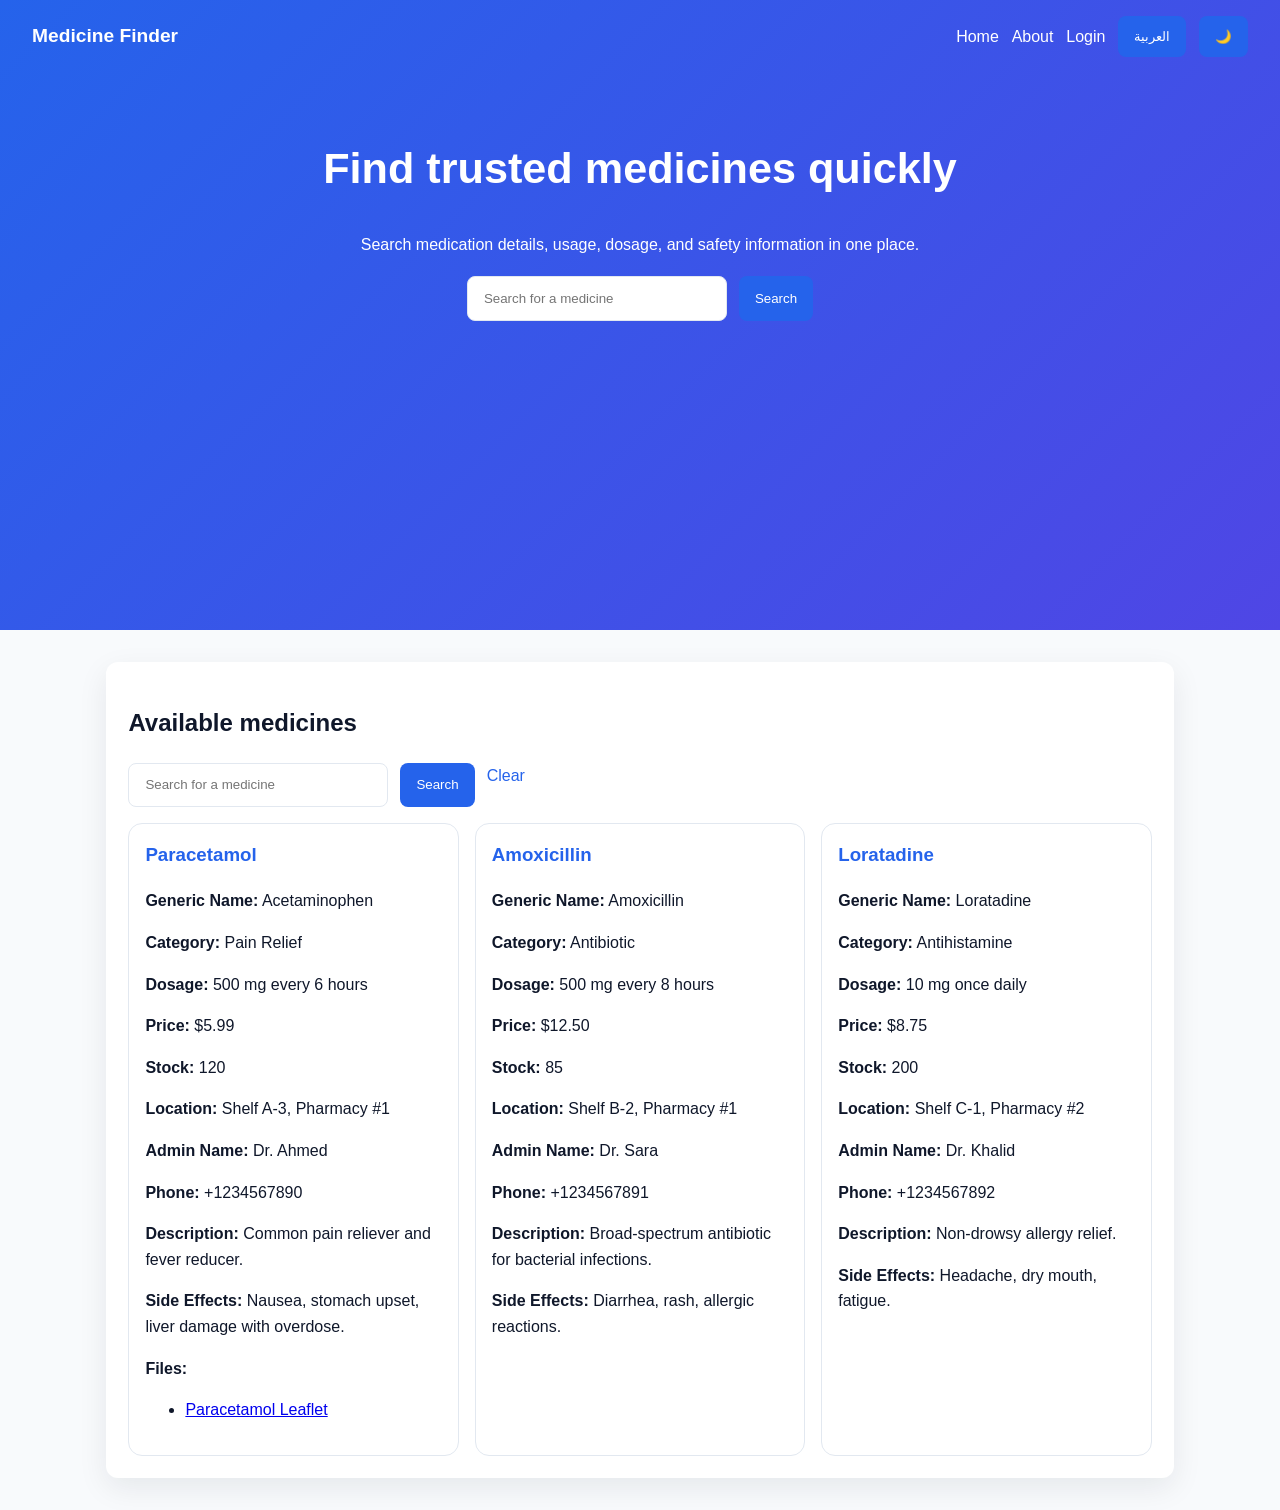
<file: index.html>
<!DOCTYPE html>
<html lang="en">
<head>
  <meta charset="UTF-8" />
  <meta name="viewport" content="width=device-width, initial-scale=1.0" />
  <title>Medicine Finder</title>
  <link rel="stylesheet" href="css/style.css" />
</head>
<body>
  <header class="hero">
    <nav class="top-nav">
      <a class="brand" href="index.html">Medicine Finder</a>
      <div class="nav-links">
        <a href="index.html" data-i18n="home">Home</a>
        <a href="about.html" data-i18n="about">About</a>
        <a href="auth.html" id="authLink" data-i18n="login">Login</a>
        <button class="lang-toggle" id="langToggle" type="button">العربية</button>
        <button class="theme-toggle" id="themeToggle" type="button">🌙</button>
      </div>
    </nav>
    <div class="hero-content">
      <h1 data-i18n="heroTitle">Find trusted medicines quickly</h1>
      <p data-i18n="heroSubtitle">Search medication details, usage, dosage, and safety information in one place.</p>
      <form id="searchForm" class="search-box">
        <input id="searchInput" type="text" data-i18n="searchPlaceholder" placeholder="Search for a medicine" required />
        <button type="submit" data-i18n="searchButton">Search</button>
      </form>
      <p id="statusMessage" class="status"></p>
    </div>
  </header>
  <main class="container">
    <section class="results-card">
      <h2 data-i18n="resultsTitle">Available medicines</h2>
      <form id="inlineSearchForm" class="search-box" style="justify-content:flex-start;margin-bottom:1rem;">
        <input type="text" id="inlineSearchInput" data-i18n="searchPlaceholder" placeholder="Search medicines" />
        <button type="submit" data-i18n="searchButton">Search</button>
        <a href="index.html" id="clearSearch" data-i18n="clear" style="text-decoration:none;color:var(--primary);">Clear</a>
      </form>
      <div class="results-list cards-grid" id="medicationsList">
        <p class="status" data-i18n="statusLoading">Loading medications...</p>
      </div>
    </section>
  </main>
  <script src="js/script.js"></script>
</body>
</html>
</file>
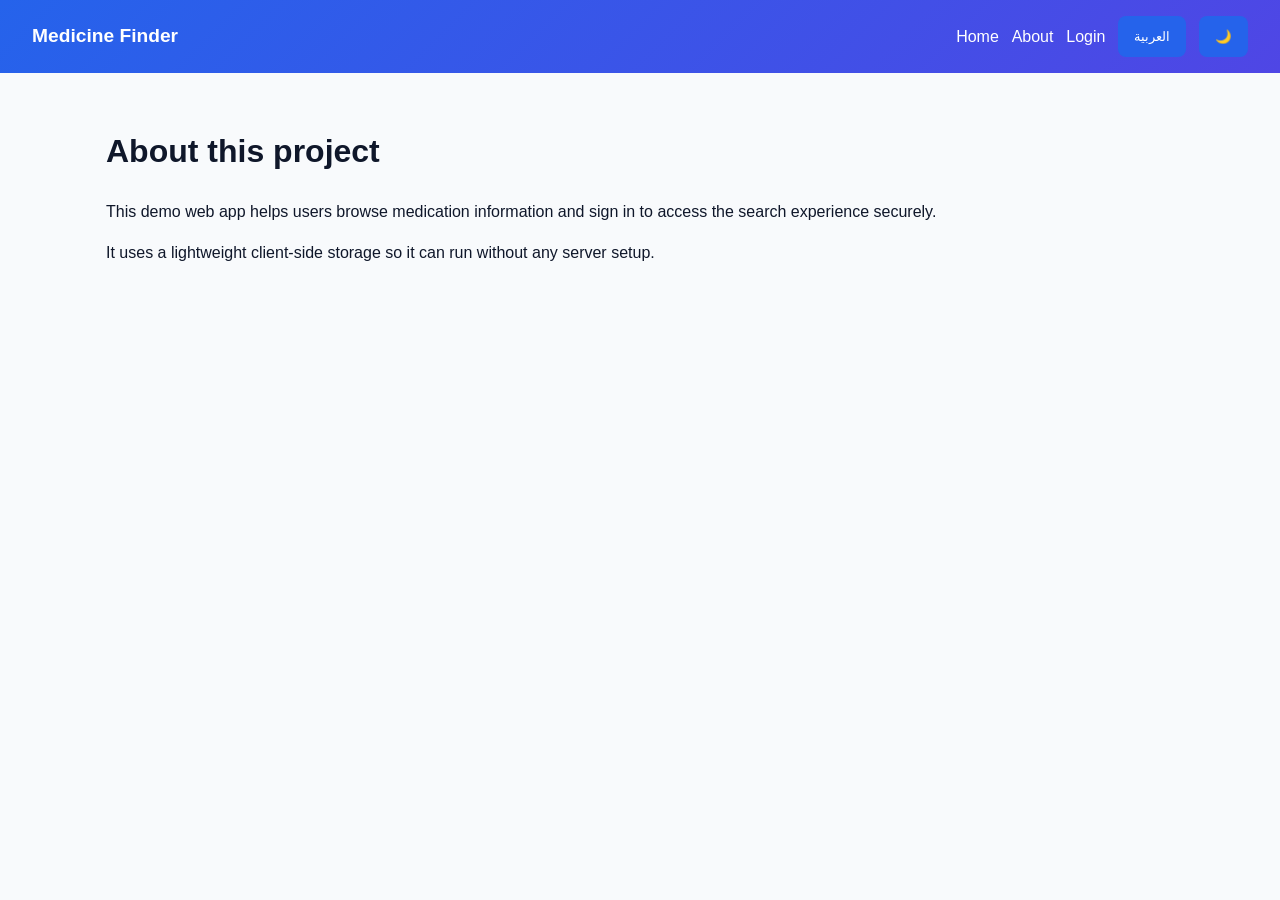
<file: about.html>
<!DOCTYPE html>
<html lang="en">
<head>
  <meta charset="UTF-8" />
  <meta name="viewport" content="width=device-width, initial-scale=1.0" />
  <title>About - Medicine Finder</title>
  <link rel="stylesheet" href="css/style.css" />
</head>
<body>
  <header class="page-header">
    <nav class="top-nav">
      <a class="brand" href="index.html">Medicine Finder</a>
      <div class="nav-links">
        <a href="index.html" data-i18n="home">Home</a>
        <a href="about.html" data-i18n="about">About</a>
        <a href="auth.html" id="authLink" data-i18n="login">Login</a>
        <button class="lang-toggle" id="langToggle" type="button">العربية</button>
        <button class="theme-toggle" id="themeToggle" type="button">🌙</button>
      </div>
    </nav>
  </header>
  <main class="container page-content">
    <h1 data-i18n="aboutTitle">About this project</h1>
    <p data-i18n="aboutParagraph1">This demo web app helps users browse medication information and sign in to access the search experience securely.</p>
    <p data-i18n="aboutParagraph2">It uses a lightweight client-side storage so it can run without any server setup.</p>
  </main>
  <script src="js/script.js"></script>
</body>
</html>
</file>
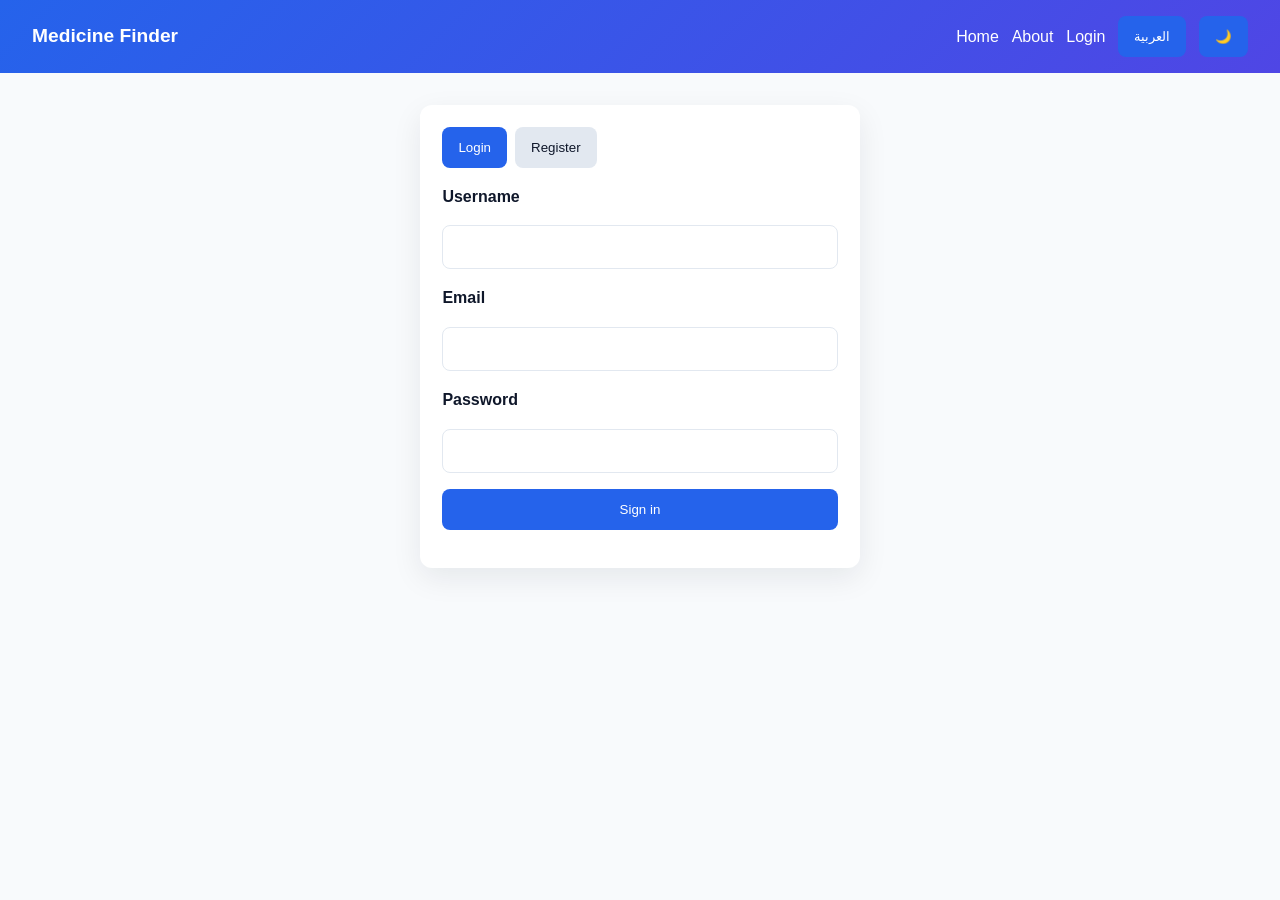
<file: auth.html>
<!DOCTYPE html>
<html lang="en">
<head>
  <meta charset="UTF-8" />
  <meta name="viewport" content="width=device-width, initial-scale=1.0" />
  <title>Authentication - Medicine Finder</title>
  <link rel="stylesheet" href="css/style.css" />
</head>
<body>
  <header class="page-header">
    <nav class="top-nav">
      <a class="brand" href="index.html">Medicine Finder</a>
      <div class="nav-links">
        <a href="index.html" data-i18n="home">Home</a>
        <a href="about.html" data-i18n="about">About</a>
        <a href="auth.html" id="authLink" data-i18n="login">Login</a>
        <button class="lang-toggle" id="langToggle" type="button">العربية</button>
        <button class="theme-toggle" id="themeToggle" type="button">🌙</button>
      </div>
    </nav>
  </header>
  <main class="container auth-wrapper">
    <section class="card auth-card">
      <div class="toggle-row">
        <button class="toggle-btn active" id="loginTab" type="button" data-i18n="authLogin">Login</button>
        <button class="toggle-btn" id="registerTab" type="button" data-i18n="authRegister">Register</button>
      </div>
      <form id="authForm" class="auth-form">
        <input type="hidden" id="mode" name="mode" value="login" />
        <label for="username" data-i18n="authUsername">Username</label>
        <input id="username" name="username" type="text" required />
        <label for="email" data-i18n="authEmail">Email</label>
        <input id="email" name="email" type="email" />
        <label for="password" data-i18n="authPassword">Password</label>
        <input id="password" name="password" type="password" required />
        <button type="submit" data-i18n="authSignIn">Sign in</button>
      </form>
      <p id="authMessage" class="status"></p>
    </section>
  </main>
  <script src="js/script.js"></script>
</body>
</html>
</file>
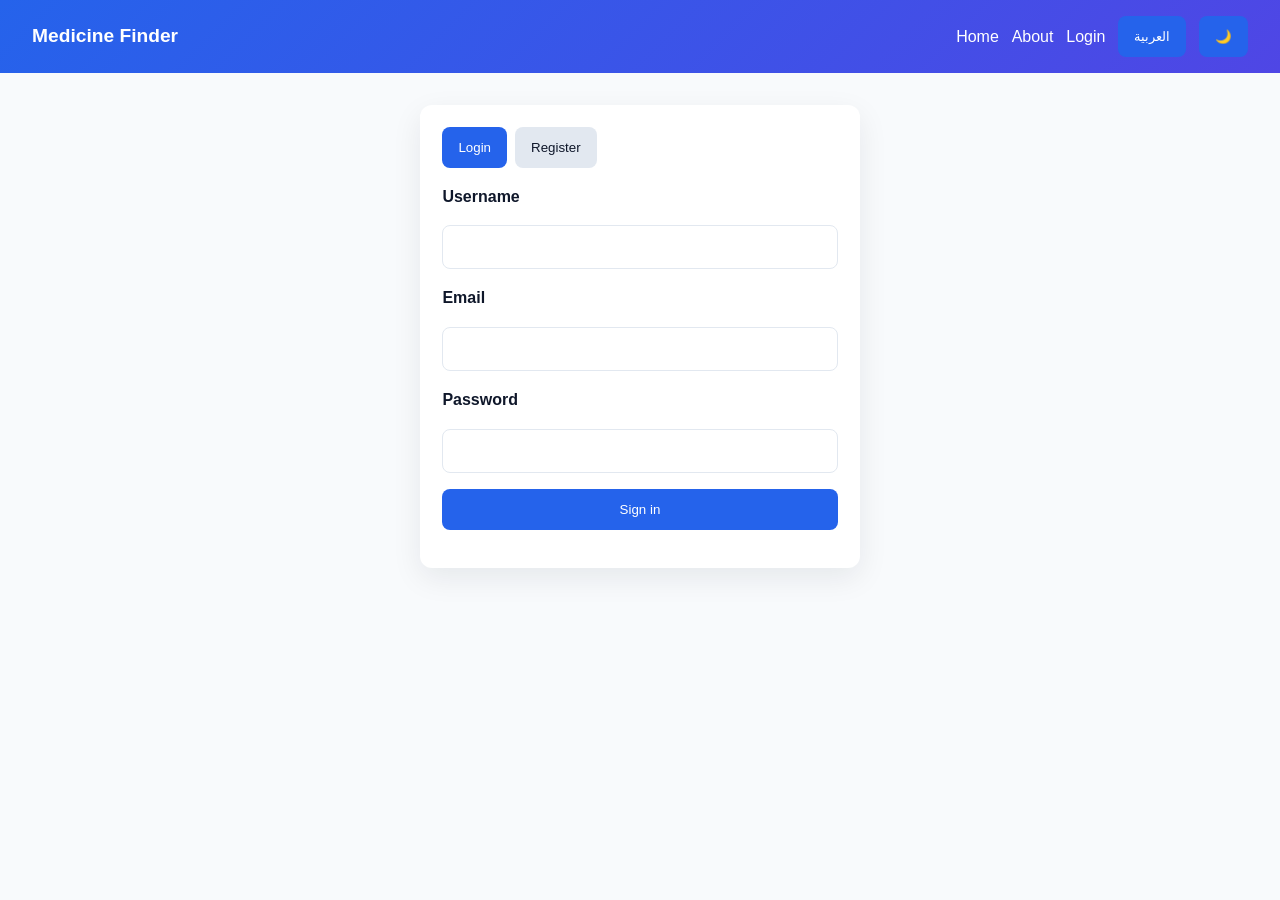
<file: dashboard.html>
<!DOCTYPE html>
<html lang="en">
<head>
  <meta charset="UTF-8" />
  <meta name="viewport" content="width=device-width, initial-scale=1.0" />
  <title>Admin Dashboard</title>
  <link rel="stylesheet" href="css/style.css" />
</head>
<body>
  <header class="page-header">
    <nav class="top-nav">
      <a class="brand" href="index.html">Medicine Finder</a>
      <div class="nav-links">
        <a href="index.html" data-i18n="home">Home</a>
        <a href="about.html" data-i18n="about">About</a>
        <a href="dashboard.html" data-i18n="dashboard">Dashboard</a>
        <a href="logout.html" id="authLink" data-i18n="logout">Logout</a>
        <button class="theme-toggle" id="themeToggle" type="button">🌙</button>
      </div>
    </nav>
  </header>
  <main class="container">
    <section class="card">
      <h2 data-i18n="dashboardTitle">Admin Dashboard</h2>
      <p data-i18n="welcome">Welcome, <span id="welcomeUser">Admin</span>.</p>
      <div class="results-list">
        <article class="result-item">
          <h3 data-i18n="medicine">Medicines</h3>
          <p data-i18n="totalMeds">Total medications in the system: <strong id="totalMedsCount">0</strong></p>
        </article>
        <article class="result-item">
          <h3 data-i18n="filesSection">Files</h3>
          <p data-i18n="filesDesc">Upload and manage medicine-related files and documents.</p>
          <a href="files.html" data-i18n="goToFiles">Go to Files</a>
        </article>
        <article class="result-item">
          <h3 data-i18n="manageMeds">Manage Medicines</h3>
          <p data-i18n="manageMedsDesc">Add medication details and the admin location/contact information.</p>
          <a href="medicines.html" data-i18n="manageMeds">Manage Medicines</a>
        </article>
      </div>
    </section>
  </main>
  <script src="js/script.js"></script>
</body>
</html>
</file>
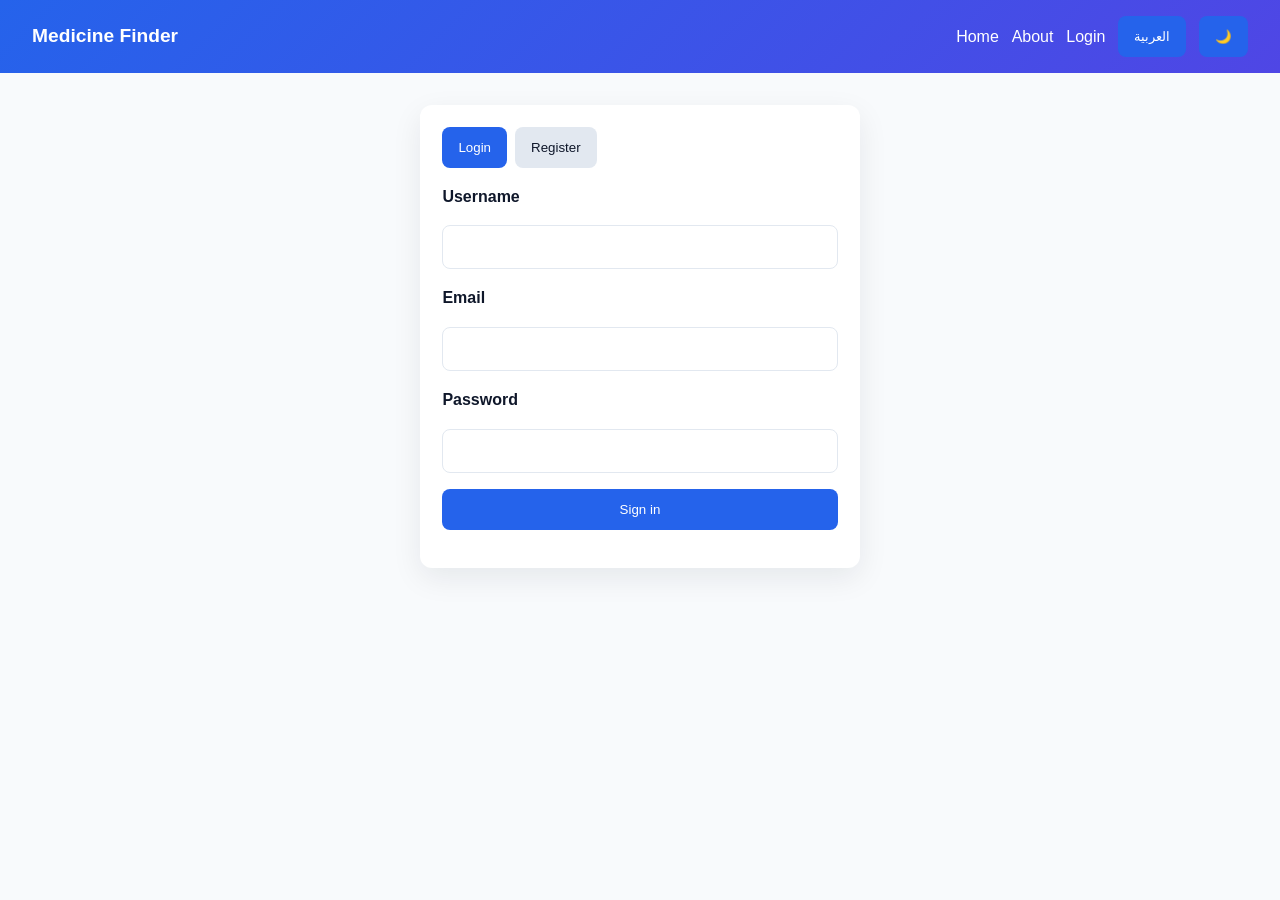
<file: files.html>
<!DOCTYPE html>
<html lang="en">
<head>
  <meta charset="UTF-8" />
  <meta name="viewport" content="width=device-width, initial-scale=1.0" />
  <title>Manage Files</title>
  <link rel="stylesheet" href="css/style.css" />
</head>
<body>
  <header class="page-header">
    <nav class="top-nav">
      <a class="brand" href="index.html">Medicine Finder</a>
      <div class="nav-links">
        <a href="index.html" data-i18n="home">Home</a>
        <a href="about.html" data-i18n="about">About</a>
        <a href="dashboard.html" data-i18n="dashboard">Dashboard</a>
        <a href="logout.html" id="authLink" data-i18n="logout">Logout</a>
        <button class="theme-toggle" id="themeToggle" type="button">🌙</button>
      </div>
    </nav>
  </header>
  <main class="container">
    <section class="card">
      <h2 id="fileFormTitle" data-i18n="uploadFile">Upload File</h2>
      <p data-i18n="filesDesc">Upload a file with details and link it to a medicine.</p>
      <p id="fileSuccessMsg" style="color:#15803d;"></p>
      <p id="fileErrorMsg" style="color:#b91c1c;"></p>
      <form id="fileForm" class="auth-form" style="margin-top:1rem;" enctype="multipart/form-data">
        <label for="medicine_id" data-i18n="linkedMed">Linked Medicine</label>
        <select id="medicine_id" name="medicine_id">
          <option value="0" data-i18n="general">General</option>
        </select>
        <label for="fileTitle" data-i18n="fileTitle">Title</label>
        <input id="fileTitle" name="title" type="text" required />
        <label for="fileInput" data-i18n="file">File</label>
        <input id="fileInput" name="file" type="file" />
        <label for="fileDesc" data-i18n="description">Description</label>
        <textarea id="fileDesc" name="description" rows="4"></textarea>
        <label for="fileLocation" data-i18n="location">Location</label>
        <input id="fileLocation" name="location" type="text" />
        <label for="fileAdminName" data-i18n="adminName">Admin Name</label>
        <input id="fileAdminName" name="admin_name" type="text" />
        <label for="fileAdminPhone" data-i18n="adminPhone">Admin Phone</label>
        <input id="fileAdminPhone" name="admin_phone" type="text" />
        <button id="fileSubmitBtn" type="submit" data-i18n="uploadFile">Upload File</button>
      </form>
    </section>
    <section class="card" style="margin-top:1.5rem;">
      <h3 data-i18n="uploadedFiles">Uploaded Files</h3>
      <div class="results-list" id="fileList">
        <p class="status" data-i18n="noFiles">No files uploaded yet.</p>
      </div>
    </section>
  </main>
  <script src="js/script.js"></script>
</body>
</html>
</file>
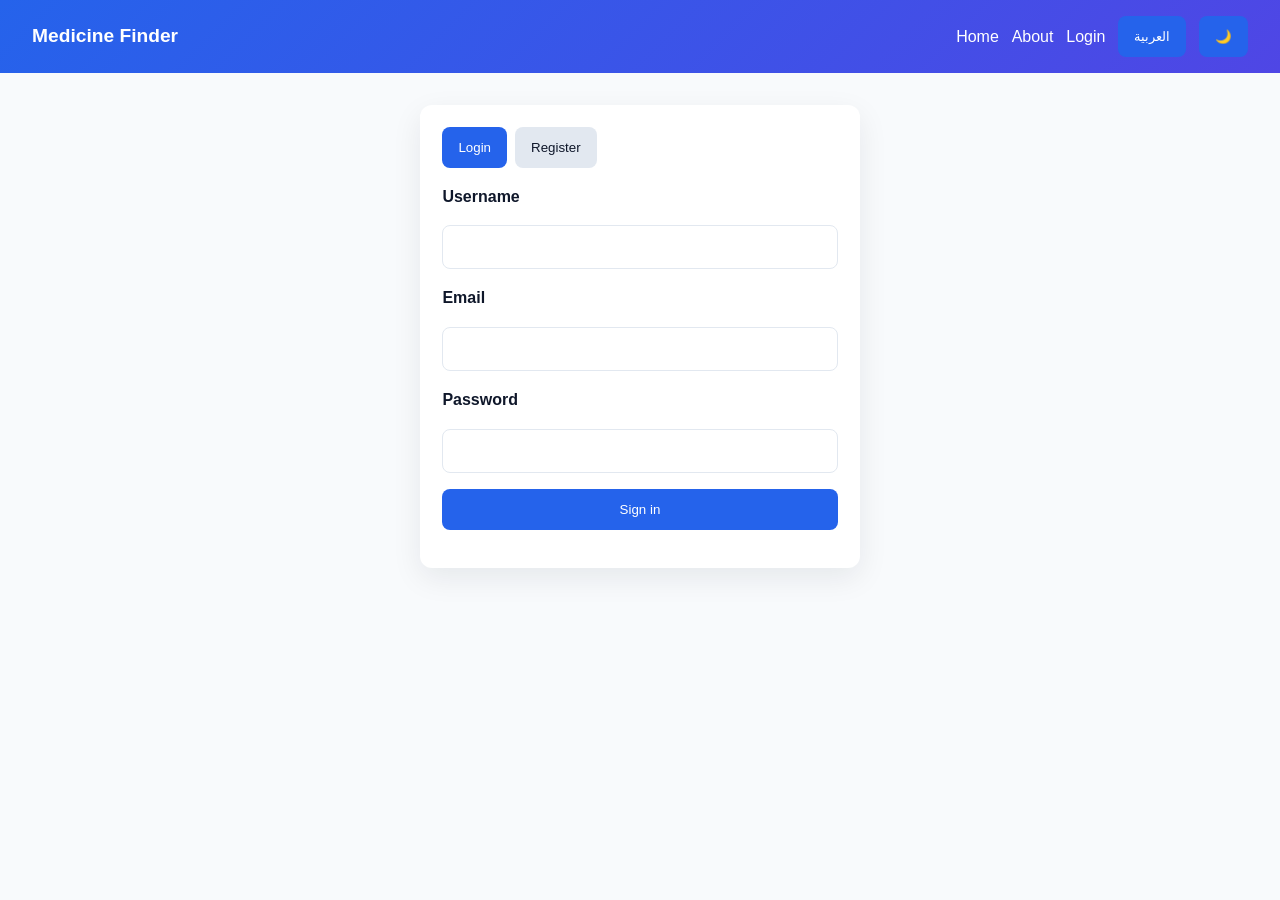
<file: medicines.html>
<!DOCTYPE html>
<html lang="en">
<head>
  <meta charset="UTF-8" />
  <meta name="viewport" content="width=device-width, initial-scale=1.0" />
  <title>Manage Medicines</title>
  <link rel="stylesheet" href="css/style.css" />
</head>
<body>
  <header class="page-header">
    <nav class="top-nav">
      <a class="brand" href="index.html">Medicine Finder</a>
      <div class="nav-links">
        <a href="index.html" data-i18n="home">Home</a>
        <a href="about.html" data-i18n="about">About</a>
        <a href="dashboard.html" data-i18n="dashboard">Dashboard</a>
        <a href="logout.html" id="authLink" data-i18n="logout">Logout</a>
        <button class="theme-toggle" id="themeToggle" type="button">🌙</button>
      </div>
    </nav>
  </header>
  <main class="container">
    <section class="card">
      <h2 id="formTitle" data-i18n="addMed">Add Medicine</h2>
      <p data-i18n="manageMedsDesc">Add medication details and the admin location/contact information.</p>
      <p id="successMsg" style="color:#15803d;"></p>
      <p id="errorMsg" style="color:#b91c1c;"></p>
      <form id="medForm" class="auth-form" style="margin-top:1rem;">
        <input type="hidden" name="id" value="0" />
        <label for="medName" data-i18n="medName">Medicine Name</label>
        <input id="medName" name="name" type="text" required />
        <label for="genericName" data-i18n="genericName">Generic Name</label>
        <input id="genericName" name="generic_name" type="text" />
        <label for="category" data-i18n="category">Category</label>
        <input id="category" name="category" type="text" />
        <label for="dosage" data-i18n="dosage">Dosage</label>
        <input id="dosage" name="dosage" type="text" />
        <label for="price" data-i18n="price">Price</label>
        <input id="price" name="price" type="text" />
        <label for="stock" data-i18n="stock">Stock</label>
        <input id="stock" name="stock" type="number" min="0" value="0" />
        <label for="location" data-i18n="location">Location</label>
        <input id="location" name="location" type="text" />
        <label for="adminName" data-i18n="adminName">Admin Name</label>
        <input id="adminName" name="admin_name" type="text" />
        <label for="adminPhone" data-i18n="adminPhone">Admin Phone</label>
        <input id="adminPhone" name="admin_phone" type="text" />
        <label for="description" data-i18n="description">Description</label>
        <textarea id="description" name="description" rows="4"></textarea>
        <label for="sideEffects" data-i18n="sideEffects">Side Effects</label>
        <textarea id="sideEffects" name="side_effects" rows="4"></textarea>
        <button id="submitBtn" type="submit" data-i18n="addMed">Add Medicine</button>
      </form>
    </section>
    <section class="card" style="margin-top:1.5rem;">
      <h3 data-i18n="existingMeds">Existing Medicines</h3>
      <form id="medSearchForm" class="search-box" style="justify-content:flex-start;margin-bottom:1rem;">
        <input type="text" id="medSearchInput" data-i18n="searchPlaceholder" placeholder="Search medicines" />
        <button type="submit" data-i18n="searchButton">Search</button>
        <a href="medicines.html" id="medClearSearch" data-i18n="clear" style="text-decoration:none;color:var(--primary);">Clear</a>
      </form>
      <div class="results-list" id="medList">
        <p class="status" data-i18n="noMeds">No medications yet.</p>
      </div>
    </section>
  </main>
  <script src="js/script.js"></script>
</body>
</html>
</file>
<file: css/style.css>
:root {
  --primary: #2563eb;
  --primary-dark: #1d4ed8;
  --bg: #f8fafc;
  --text: #0f172a;
  --muted: #64748b;
  --card: #ffffff;
  --border: #e2e8f0;
  --button-text: #ffffff;
}

body.dark {
  --bg: #0f172a;
  --text: #e2e8f0;
  --muted: #94a3b8;
  --card: #111827;
  --border: #334155;
  --button-text: #ffffff;
}

* { box-sizing: border-box; }

body {
  margin: 0;
  font-family: Arial, sans-serif;
  background: var(--bg);
  color: var(--text);
  line-height: 1.6;
  transition: background 0.2s ease, color 0.2s ease;
}

body[dir='rtl'] { text-align: right; }

header, .page-header {
  background: linear-gradient(135deg, var(--primary), #4f46e5);
  color: #fff;
}

.top-nav {
  display: flex;
  justify-content: space-between;
  align-items: center;
  padding: 1rem 2rem;
  gap: 1rem;
  flex-wrap: wrap;
}

.brand {
  color: #fff;
  text-decoration: none;
  font-weight: bold;
  font-size: 1.2rem;
}

.nav-links {
  display: flex;
  align-items: center;
  gap: 0.8rem;
  flex-wrap: wrap;
}

.nav-links a {
  color: #fff;
  text-decoration: none;
}

.hero { min-height: 70vh; }

.hero-content {
  max-width: 760px;
  margin: auto;
  text-align: center;
  padding: 2rem 1rem 3rem;
}

.hero-content h1 { font-size: clamp(2rem, 4vw, 2.7rem); }

.search-box {
  display: flex;
  justify-content: center;
  gap: 0.75rem;
  flex-wrap: wrap;
  margin-top: 1.2rem;
}

.search-box input,
.auth-form input,
.auth-form textarea,
.auth-form select {
  padding: 0.85rem 1rem;
  border: 1px solid var(--border);
  border-radius: 8px;
  min-width: 260px;
  background: var(--card);
  color: var(--text);
}

button, .lang-toggle, .toggle-btn, .theme-toggle {
  border: none;
  border-radius: 8px;
  padding: 0.8rem 1rem;
  background: var(--primary);
  cursor: pointer;
  color: var(--button-text);
}

button:hover, .lang-toggle:hover, .toggle-btn:hover, .theme-toggle:hover {
  background: var(--primary-dark);
}

.container {
  max-width: 1100px;
  margin: 0 auto;
  padding: 2rem 1rem;
}

.results-card, .card {
  background: var(--card);
  border-radius: 12px;
  box-shadow: 0 10px 30px rgba(15, 23, 42, 0.08);
  padding: 1.4rem;
}

.results-list {
  display: grid;
  gap: 1rem;
}

.cards-grid { grid-template-columns: repeat(auto-fit, minmax(280px, 1fr)); }

.result-item {
  border: 1px solid var(--border);
  border-radius: 14px;
  padding: 1rem;
  margin-top: 0;
  background: var(--card);
  transition: transform 0.2s ease, box-shadow 0.2s ease, border-color 0.2s ease;
  cursor: default;
}

.result-item:hover {
  transform: translateY(-4px);
  box-shadow: 0 14px 30px rgba(15, 23, 42, 0.12);
  border-color: var(--primary);
}

.result-item h3 { margin-top: 0; color: var(--primary); }

.status { margin-top: 1rem; color: var(--muted); }

.auth-wrapper {
  display: flex;
  justify-content: center;
  padding-top: 2rem;
}

.auth-card { width: min(100%, 440px); }

.toggle-row {
  display: flex;
  gap: 0.5rem;
  margin-bottom: 1rem;
}

.toggle-btn {
  background: #e2e8f0;
  color: var(--text);
  display: inline-block;
  text-align: center;
}

body.dark .toggle-btn {
  background: #334155;
  color: #f8fafc;
}

.toggle-btn.active {
  background: var(--primary);
  color: #fff;
}

.auth-form { display: grid; gap: 1rem; }

.auth-form label { font-weight: bold; }

.theme-toggle { margin-left: auto; }

@media (max-width: 768px) {
  .top-nav { justify-content: center; }
  .search-box { flex-direction: column; align-items: stretch; }
  .search-box input, .auth-form input, .auth-form textarea, .auth-form select { min-width: 100%; }
}

@media (max-width: 480px) {
  .nav-links { justify-content: center; width: 100%; }
}
</file>
